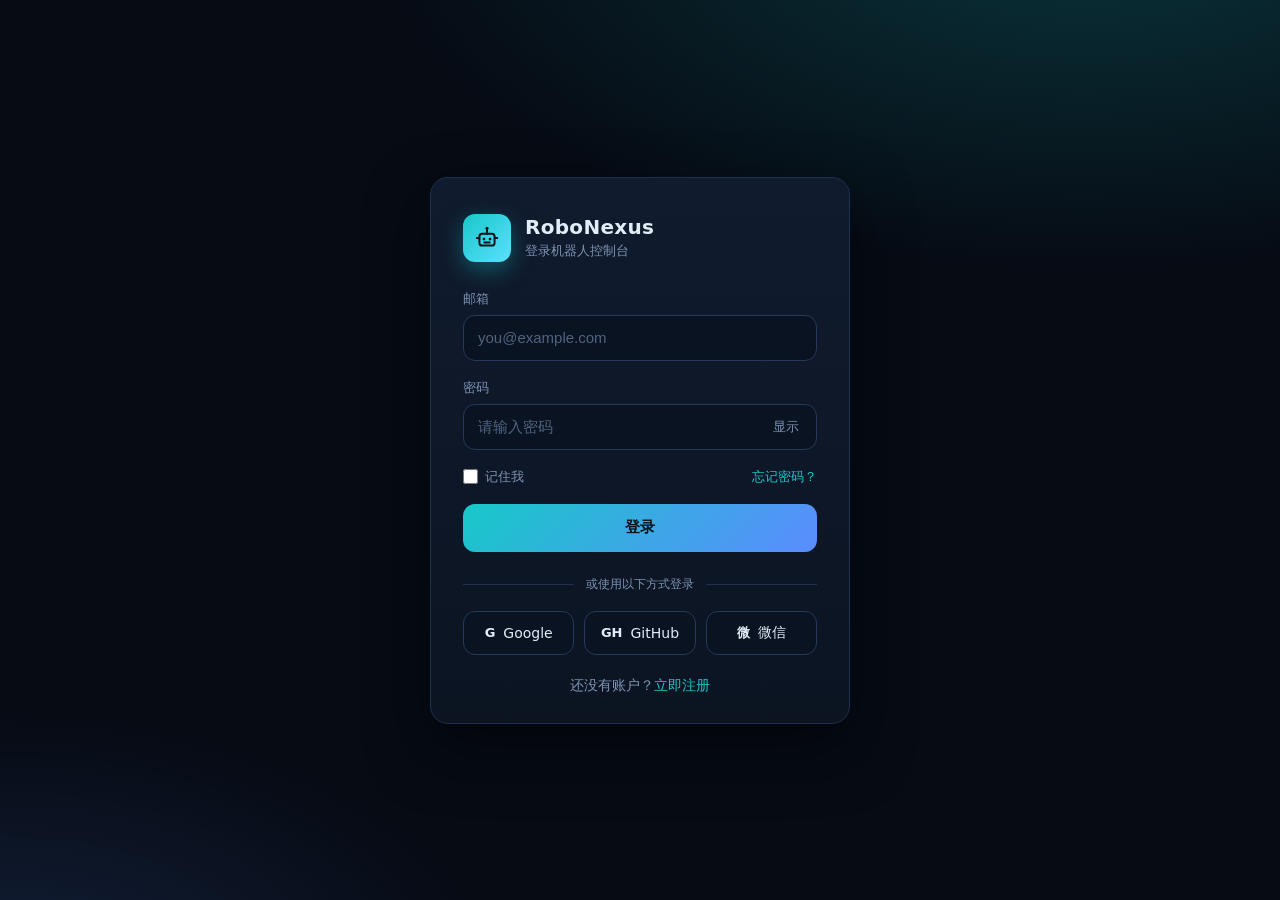
<file: index.html>
<!doctype html>
<html lang="zh-CN">
  <head>
    <meta charset="UTF-8" />
    <meta name="viewport" content="width=device-width, initial-scale=1.0" />
    <title>RoboNexus · 账户</title>
    <link rel="stylesheet" href="styles.css" />
  </head>
  <body>
    <div class="login-shell">
      <div class="login-card">
        <div class="brand">
          <span class="brand-mark" aria-hidden="true">
            <svg viewBox="0 0 24 24" width="26" height="26" fill="none" stroke="currentColor" stroke-width="1.8" stroke-linecap="round" stroke-linejoin="round">
              <rect x="5" y="8" width="14" height="11" rx="2.5" />
              <path d="M12 8V4" />
              <circle cx="12" cy="3" r="1.4" fill="currentColor" stroke="none" />
              <circle cx="9.2" cy="13" r="1.3" fill="currentColor" stroke="none" />
              <circle cx="14.8" cy="13" r="1.3" fill="currentColor" stroke="none" />
              <path d="M9.5 16.2h5" />
              <path d="M5 12H2.6" />
              <path d="M19 12h2.4" />
            </svg>
          </span>
          <div class="brand-text">
            <h1 id="page-title">RoboNexus</h1>
            <p id="page-subtitle">登录机器人控制台</p>
          </div>
        </div>

        <!-- 登录表单 -->
        <form id="login-form" class="auth-form" novalidate>
          <label class="field">
            <span class="field-label">邮箱</span>
            <input id="login-email" type="email" placeholder="you@example.com" autocomplete="email" />
            <span class="field-error" id="login-email-error"></span>
          </label>

          <label class="field">
            <span class="field-label">密码</span>
            <div class="pwd-wrap">
              <input id="login-password" type="password" placeholder="请输入密码" autocomplete="current-password" />
              <button type="button" class="pwd-toggle" data-target="login-password" aria-label="显示密码">显示</button>
            </div>
            <span class="field-error" id="login-password-error"></span>
          </label>

          <div class="form-row">
            <label class="remember"><input type="checkbox" id="remember" /><span>记住我</span></label>
            <a href="#" class="forgot-link" data-switch="forgot">忘记密码？</a>
          </div>

          <button type="submit" class="submit-btn">登录</button>
        </form>

        <!-- 注册表单 -->
        <form id="signup-form" class="auth-form" novalidate hidden>
          <label class="field">
            <span class="field-label">用户名</span>
            <input id="signup-name" type="text" placeholder="给自己起个名字" autocomplete="nickname" />
            <span class="field-error" id="signup-name-error"></span>
          </label>

          <label class="field">
            <span class="field-label">邮箱</span>
            <input id="signup-email" type="email" placeholder="you@example.com" autocomplete="email" />
            <span class="field-error" id="signup-email-error"></span>
          </label>

          <label class="field">
            <span class="field-label">密码</span>
            <div class="pwd-wrap">
              <input id="signup-password" type="password" placeholder="至少 6 位" autocomplete="new-password" />
              <button type="button" class="pwd-toggle" data-target="signup-password" aria-label="显示密码">显示</button>
            </div>
            <span class="field-error" id="signup-password-error"></span>
          </label>

          <label class="field">
            <span class="field-label">确认密码</span>
            <input id="signup-password2" type="password" placeholder="再次输入密码" autocomplete="new-password" />
            <span class="field-error" id="signup-password2-error"></span>
          </label>

          <label class="agree">
            <input type="checkbox" id="agree" />
            <span>我已阅读并同意<a href="#terms">服务条款</a>和<a href="#privacy">隐私政策</a></span>
          </label>
          <span class="field-error" id="agree-error"></span>

          <button type="submit" class="submit-btn">注册</button>
        </form>

        <!-- 找回密码表单 -->
        <form id="forgot-form" class="auth-form" novalidate hidden>
          <label class="field">
            <span class="field-label">邮箱</span>
            <input id="forgot-email" type="email" placeholder="you@example.com" autocomplete="email" />
            <span class="field-error" id="forgot-email-error"></span>
          </label>

          <button type="submit" class="submit-btn">发送重置链接</button>

          <p class="form-note" id="sent-note" hidden>
            如果该邮箱已注册，重置链接会发送到你的邮箱，请查收（含垃圾箱）。
          </p>
        </form>

        <!-- 验证码表单 (邮箱验证 / 2FA) -->
        <form id="verify-form" class="auth-form" novalidate hidden>
          <p class="form-note" id="verify-hint" style="margin-bottom: 16px;">
            验证码已发送至你的邮箱
          </p>
          <label class="field">
            <span class="field-label">6 位验证码</span>
            <input id="verify-code" type="text" inputmode="numeric" maxlength="6"
                   placeholder="------" autocomplete="one-time-code"
                   style="letter-spacing: 8px; text-align: center; font-size: 20px;" />
            <span class="field-error" id="verify-code-error"></span>
          </label>

          <button type="submit" class="submit-btn">验证并继续</button>

          <p class="signup-hint">
            没收到验证码？<a href="#" id="resend-code">重新发送</a>
          </p>
        </form>

        <!-- OAuth 第三方登录 (仅在登录模式显示) -->
        <div id="oauth-section">
          <div class="divider"><span>或使用以下方式登录</span></div>
          <div class="oauth-row">
            <button type="button" class="oauth-btn" data-provider="google">
              <span class="oauth-icon">G</span><span>Google</span>
            </button>
            <button type="button" class="oauth-btn" data-provider="github">
              <span class="oauth-icon">GH</span><span>GitHub</span>
            </button>
            <button type="button" class="oauth-btn" data-provider="wechat">
              <span class="oauth-icon">微</span><span>微信</span>
            </button>
          </div>
        </div>

        <!-- 页脚提示 -->
        <p class="signup-hint" id="footer-hint">
          还没有账户？<a href="#" data-switch="signup">立即注册</a>
        </p>
      </div>
    </div>

    <script src="api.js"></script>
    <script src="auth.js"></script>
  </body>
</html>
</file>
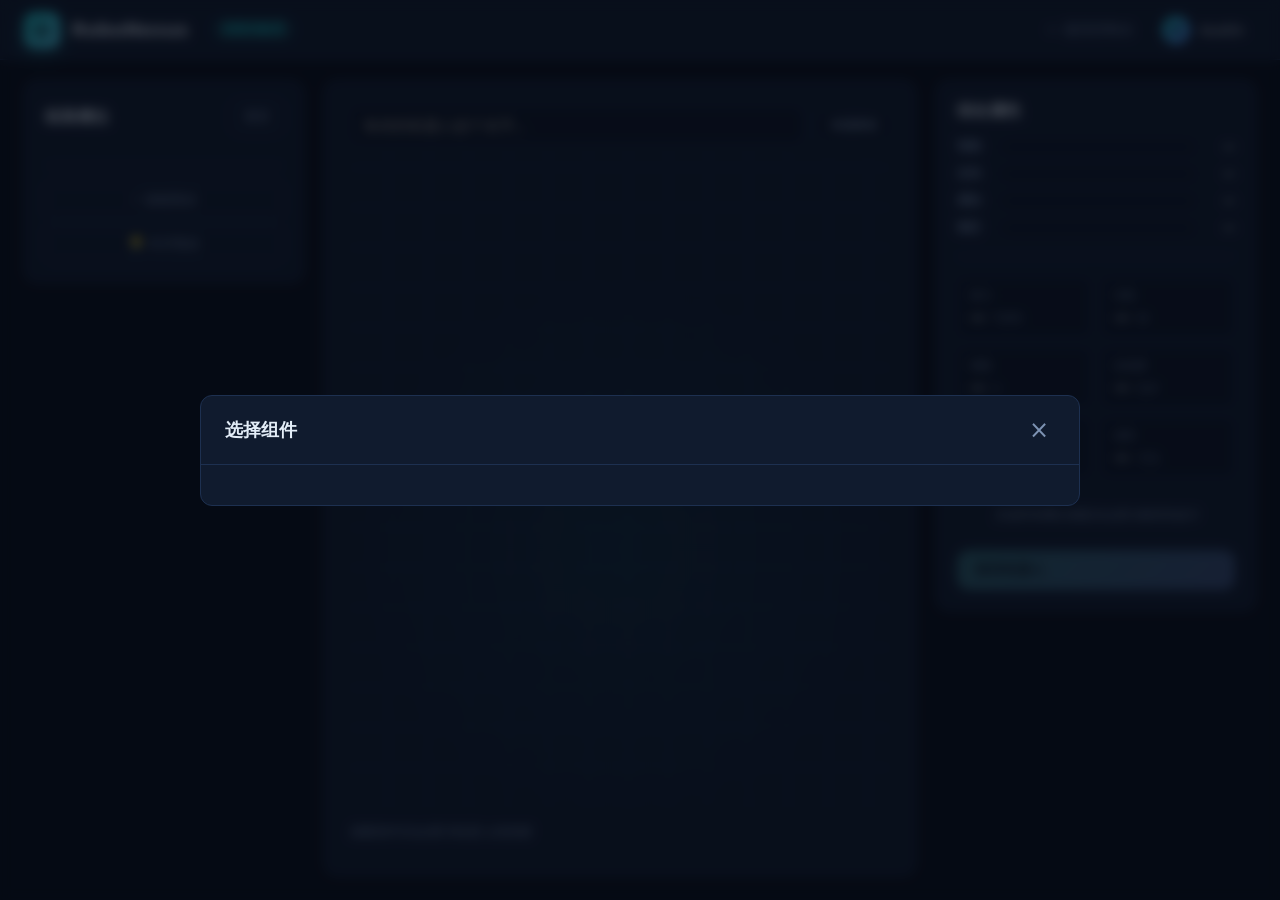
<file: builder.html>
<!doctype html>
<html lang="zh-CN">
  <head>
    <meta charset="UTF-8" />
    <meta name="viewport" content="width=device-width, initial-scale=1.0" />
    <title>RoboNexus · 组装实验室</title>
    <link rel="stylesheet" href="styles.css" />
    <link rel="stylesheet" href="dashboard.css" />
    <link rel="stylesheet" href="builder.css" />
  </head>
  <body class="dashboard-body">
    <!-- 顶部导航栏(复用 dashboard 同款) -->
    <header class="topbar">
      <div class="topbar-left">
        <span class="brand-mark-small" aria-hidden="true">
          <svg viewBox="0 0 24 24" width="22" height="22" fill="none" stroke="currentColor" stroke-width="1.8" stroke-linecap="round" stroke-linejoin="round">
            <rect x="5" y="8" width="14" height="11" rx="2.5" />
            <path d="M12 8V4" />
            <circle cx="12" cy="3" r="1.4" fill="currentColor" stroke="none" />
            <circle cx="9.2" cy="13" r="1.3" fill="currentColor" stroke="none" />
            <circle cx="14.8" cy="13" r="1.3" fill="currentColor" stroke="none" />
            <path d="M9.5 16.2h5" />
            <path d="M5 12H2.6" />
            <path d="M19 12h2.4" />
          </svg>
        </span>
        <span class="brand-name">RoboNexus</span>
        <span class="page-tag">组装实验室</span>
      </div>
      <div class="topbar-right">
        <a href="dashboard.html" class="topbar-link">← 返回控制台</a>
        <div class="user-menu">
          <button class="user-btn" id="user-btn">
            <span class="user-avatar">A</span>
            <span class="user-name">Austin</span>
          </button>
        </div>
      </div>
    </header>

    <!-- 三栏布局：左槽位 / 中机器人 / 右属性 -->
    <div class="builder-layout">

      <!-- 左侧：槽位列表 -->
      <aside class="slot-panel">
        <div class="panel-header">
          <h2>组装槽位</h2>
          <button class="btn-ghost" id="reset-btn" title="清空所有槽位">重置</button>
        </div>
        <div class="slot-list" id="slot-list">
          <!-- JS 渲染 -->
        </div>

        <div class="quick-actions">
          <button class="btn-ghost full" id="preset-flagship">⚡ 旗舰预设</button>
          <button class="btn-ghost full" id="preset-budget">💡 经济预设</button>
        </div>
      </aside>

      <!-- 中间：机器人可视化 + 槽位热区 -->
      <main class="robot-stage">
        <div class="stage-header">
          <input
            type="text" id="robot-name" class="robot-name-input"
            placeholder="给你的机器人起个名字..." maxlength="20"
          />
          <span class="robot-form-badge" id="robot-form-badge">未选形态</span>
        </div>

        <div class="robot-canvas" id="robot-canvas">
          <!-- 机器人 SVG 由 JS 根据形态渲染 -->
        </div>

        <div class="stage-footer">
          <div class="skill-tags" id="skill-tags">
            <span class="skill-empty">装配组件后会显示机器人的技能</span>
          </div>
        </div>
      </main>

      <!-- 右侧：属性面板 -->
      <aside class="stats-panel">
        <div class="panel-header">
          <h2>综合属性</h2>
        </div>

        <!-- 评分雷达(简化为四条评分) -->
        <div class="rating-block">
          <div class="rating-row">
            <span class="rating-label">智能</span>
            <div class="rating-bar"><div class="rating-fill" id="bar-intel"></div></div>
            <span class="rating-num" id="num-intel">—</span>
          </div>
          <div class="rating-row">
            <span class="rating-label">运动</span>
            <div class="rating-bar"><div class="rating-fill" id="bar-mobi"></div></div>
            <span class="rating-num" id="num-mobi">—</span>
          </div>
          <div class="rating-row">
            <span class="rating-label">感知</span>
            <div class="rating-bar"><div class="rating-fill" id="bar-perc"></div></div>
            <span class="rating-num" id="num-perc">—</span>
          </div>
          <div class="rating-row">
            <span class="rating-label">稳定</span>
            <div class="rating-bar"><div class="rating-fill" id="bar-stab"></div></div>
            <span class="rating-num" id="num-stab">—</span>
          </div>
        </div>

        <div class="metric-grid">
          <div class="metric-cell">
            <div class="metric-label">算力</div>
            <div class="metric-value"><span id="m-compute">—</span> <small>TOPS</small></div>
          </div>
          <div class="metric-cell">
            <div class="metric-label">功耗</div>
            <div class="metric-value"><span id="m-power">—</span> <small>W</small></div>
          </div>
          <div class="metric-cell">
            <div class="metric-label">续航</div>
            <div class="metric-value"><span id="m-runtime">—</span> <small>h</small></div>
          </div>
          <div class="metric-cell">
            <div class="metric-label">自由度</div>
            <div class="metric-value"><span id="m-dof">—</span> <small>DoF</small></div>
          </div>
          <div class="metric-cell">
            <div class="metric-label">重量</div>
            <div class="metric-value"><span id="m-weight">—</span> <small>kg</small></div>
          </div>
          <div class="metric-cell">
            <div class="metric-label">成本</div>
            <div class="metric-value"><span id="m-cost">—</span> <small>万元</small></div>
          </div>
        </div>

        <!-- 兼容性提示 -->
        <div class="issues-block" id="issues-block">
          <div class="issues-empty">完成所有槽位装配后会显示兼容性提示</div>
        </div>

        <button class="btn-primary full" id="save-build-btn" disabled>保存机器人</button>
      </aside>
    </div>

    <!-- 组件选择浮层 -->
    <div class="picker-overlay" id="picker-overlay" hidden>
      <div class="picker-modal">
        <div class="picker-header">
          <h3 id="picker-title">选择组件</h3>
          <button class="picker-close" id="picker-close" aria-label="关闭">×</button>
        </div>
        <div class="picker-body" id="picker-body">
          <!-- JS 渲染候选组件卡片 -->
        </div>
      </div>
    </div>

    <script src="api.js"></script>
    <script src="robot-parts.js"></script>
    <script src="builder.js"></script>
  </body>
</html>
</file>
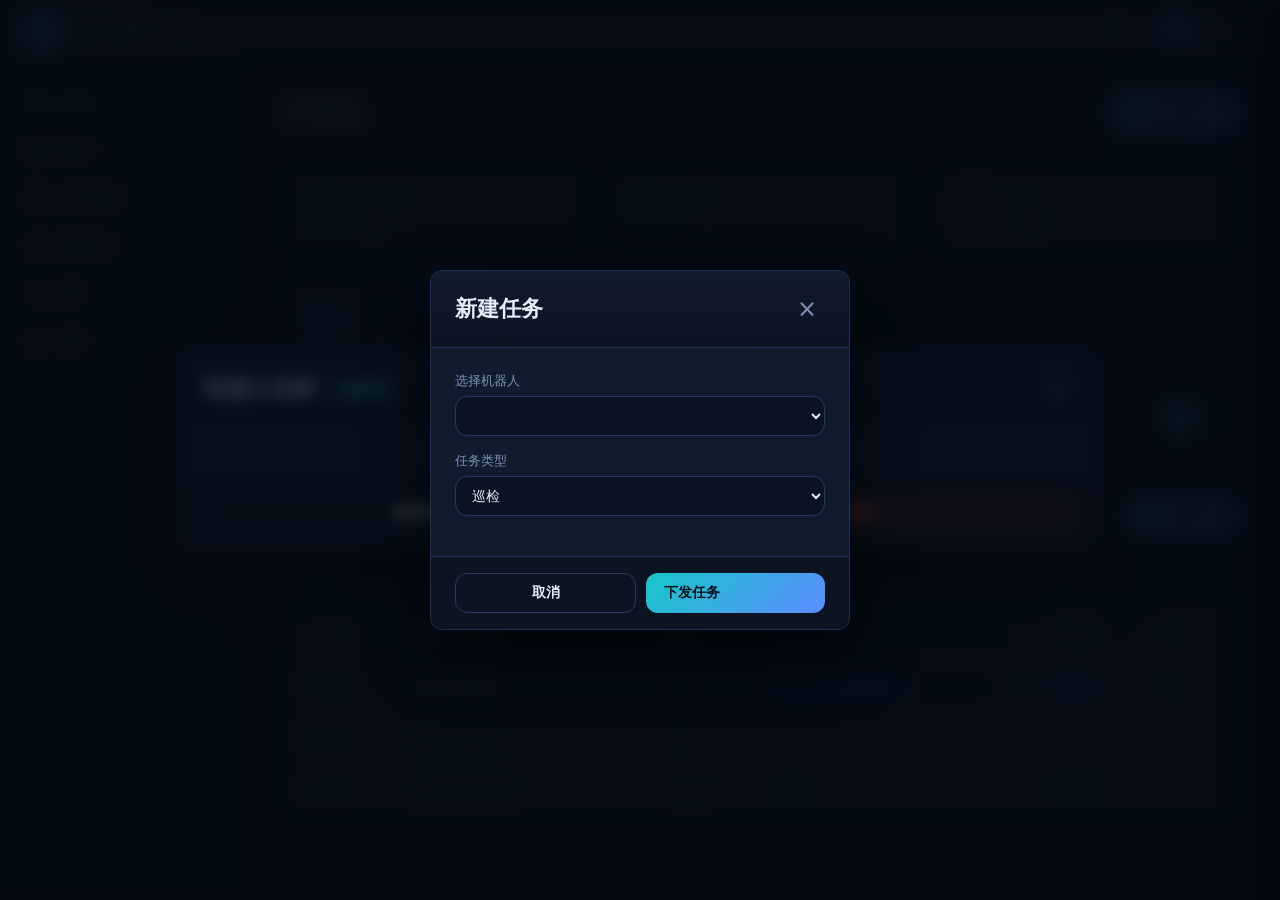
<file: dashboard.html>
<!doctype html>
<html lang="zh-CN">
  <head>
    <meta charset="UTF-8" />
    <meta name="viewport" content="width=device-width, initial-scale=1.0" />
    <title>RoboNexus · 控制台</title>
    <link rel="stylesheet" href="styles.css" />
    <link rel="stylesheet" href="dashboard.css" />
    <link rel="stylesheet" href="robot-detail.css" />
  </head>
  <body class="dashboard-body">
    <!-- 顶部导航栏 -->
    <header class="topbar">
      <div class="topbar-left">
        <span class="brand-mark-small" aria-hidden="true">
          <svg viewBox="0 0 24 24" width="22" height="22" fill="none" stroke="currentColor" stroke-width="1.8" stroke-linecap="round" stroke-linejoin="round">
            <rect x="5" y="8" width="14" height="11" rx="2.5" />
            <path d="M12 8V4" />
            <circle cx="12" cy="3" r="1.4" fill="currentColor" stroke="none" />
            <circle cx="9.2" cy="13" r="1.3" fill="currentColor" stroke="none" />
            <circle cx="14.8" cy="13" r="1.3" fill="currentColor" stroke="none" />
            <path d="M9.5 16.2h5" />
            <path d="M5 12H2.6" />
            <path d="M19 12h2.4" />
          </svg>
        </span>
        <span class="brand-name">RoboNexus</span>
      </div>
      <div class="topbar-right">
        <button class="topbar-btn" id="notifications-btn" aria-label="通知">
          <svg width="18" height="18" viewBox="0 0 24 24" fill="none" stroke="currentColor" stroke-width="2" stroke-linecap="round" stroke-linejoin="round">
            <path d="M18 8A6 6 0 0 0 6 8c0 7-3 9-3 9h18s-3-2-3-9" />
            <path d="M13.73 21a2 2 0 0 1-3.46 0" />
          </svg>
        </button>
        <div class="user-menu">
          <button class="user-btn" id="user-btn">
            <span class="user-avatar">A</span>
            <span class="user-name">Austin</span>
          </button>
        </div>
      </div>
    </header>

    <div class="dashboard-container">
      <!-- 侧边栏 -->
      <aside class="sidebar">
        <nav class="sidebar-nav">
          <a href="#" class="nav-item active">
            <svg width="18" height="18" viewBox="0 0 24 24" fill="none" stroke="currentColor" stroke-width="2">
              <rect x="3" y="3" width="7" height="7" />
              <rect x="14" y="3" width="7" height="7" />
              <rect x="14" y="14" width="7" height="7" />
              <rect x="3" y="14" width="7" height="7" />
            </svg>
            <span>仪表盘</span>
          </a>
          <a href="builder.html" class="nav-item">
            <svg width="18" height="18" viewBox="0 0 24 24" fill="none" stroke="currentColor" stroke-width="2">
              <rect x="2" y="7" width="20" height="14" rx="2" />
              <path d="M16 21V5a2 2 0 0 0-2-2h-4a2 2 0 0 0-2 2v16" />
            </svg>
            <span>机器人</span>
          </a>
          <a href="builder3d.html" class="nav-item">
            <svg width="18" height="18" viewBox="0 0 24 24" fill="none" stroke="currentColor" stroke-width="2">
              <path d="M21 16V8a2 2 0 0 0-1-1.73l-7-4a2 2 0 0 0-2 0l-7 4A2 2 0 0 0 3 8v8a2 2 0 0 0 1 1.73l7 4a2 2 0 0 0 2 0l7-4A2 2 0 0 0 21 16z" />
              <polyline points="3.27 6.96 12 12.01 20.73 6.96" />
              <line x1="12" y1="22.08" x2="12" y2="12" />
            </svg>
            <span>3D 实验室</span>
          </a>
          <a href="builder3d-advanced.html" class="nav-item">
            <svg width="18" height="18" viewBox="0 0 24 24" fill="none" stroke="currentColor" stroke-width="2">
              <path d="M14.7 6.3a1 1 0 0 0 0 1.4l1.6 1.6a1 1 0 0 0 1.4 0l3.77-3.77a6 6 0 0 1-7.94 7.94l-6.91 6.91a2.12 2.12 0 0 1-3-3l6.91-6.91a6 6 0 0 1 7.94-7.94l-3.76 3.76z" />
            </svg>
            <span>真实组装</span>
          </a>
          <a href="#" class="nav-item" id="nav-logs">
            <svg width="18" height="18" viewBox="0 0 24 24" fill="none" stroke="currentColor" stroke-width="2">
              <polyline points="22 12 18 12 15 21 9 3 6 12 2 12" />
            </svg>
            <span>监控</span>
          </a>
          <a href="#" class="nav-item">
            <svg width="18" height="18" viewBox="0 0 24 24" fill="none" stroke="currentColor" stroke-width="2">
              <circle cx="12" cy="12" r="3" />
              <path d="M12 1v6m0 6v6M5.2 5.2l4.2 4.2m5.2 5.2l4.2 4.2M1 12h6m6 0h6M5.2 18.8l4.2-4.2m5.2-5.2l4.2-4.2" />
            </svg>
            <span>设置</span>
          </a>
        </nav>
      </aside>

      <!-- 主内容区 -->
      <main class="main-content">
        <div class="page-header">
          <h1>仪表盘</h1>
          <button class="btn-primary" id="add-robot-btn">
            <svg width="16" height="16" viewBox="0 0 24 24" fill="none" stroke="currentColor" stroke-width="2.5">
              <line x1="12" y1="5" x2="12" y2="19" />
              <line x1="5" y1="12" x2="19" y2="12" />
            </svg>
            添加机器人
          </button>
        </div>

        <!-- 统计卡片 -->
        <div class="stats-grid">
          <div class="stat-card">
            <div class="stat-icon stat-icon-primary">
              <svg width="20" height="20" viewBox="0 0 24 24" fill="none" stroke="currentColor" stroke-width="2">
                <rect x="2" y="7" width="20" height="14" rx="2" />
                <path d="M16 21V5a2 2 0 0 0-2-2h-4a2 2 0 0 0-2 2v16" />
              </svg>
            </div>
            <div class="stat-content">
              <div class="stat-label">总机器人</div>
              <div class="stat-value" id="stat-total">—</div>
            </div>
          </div>

          <div class="stat-card">
            <div class="stat-icon stat-icon-success">
              <svg width="20" height="20" viewBox="0 0 24 24" fill="none" stroke="currentColor" stroke-width="2">
                <polyline points="20 6 9 17 4 12" />
              </svg>
            </div>
            <div class="stat-content">
              <div class="stat-label">在线</div>
              <div class="stat-value" id="stat-online">—</div>
            </div>
          </div>

          <div class="stat-card">
            <div class="stat-icon stat-icon-warning">
              <svg width="20" height="20" viewBox="0 0 24 24" fill="none" stroke="currentColor" stroke-width="2">
                <circle cx="12" cy="12" r="10" />
                <line x1="12" y1="8" x2="12" y2="12" />
                <line x1="12" y1="16" x2="12.01" y2="16" />
              </svg>
            </div>
            <div class="stat-content">
              <div class="stat-label">告警</div>
              <div class="stat-value" id="stat-alerts">—</div>
            </div>
          </div>

          <div class="stat-card">
            <div class="stat-icon stat-icon-info">
              <svg width="20" height="20" viewBox="0 0 24 24" fill="none" stroke="currentColor" stroke-width="2">
                <polyline points="22 12 18 12 15 21 9 3 6 12 2 12" />
              </svg>
            </div>
            <div class="stat-content">
              <div class="stat-label">任务执行</div>
              <div class="stat-value" id="stat-tasks">—</div>
            </div>
          </div>
        </div>

        <!-- 机器人列表 -->
        <div class="section">
          <div class="section-header">
            <h2>机器人列表</h2>
            <div class="view-toggle">
              <button class="toggle-btn active" data-view="grid">
                <svg width="16" height="16" viewBox="0 0 24 24" fill="currentColor">
                  <rect x="3" y="3" width="7" height="7" />
                  <rect x="14" y="3" width="7" height="7" />
                  <rect x="14" y="14" width="7" height="7" />
                  <rect x="3" y="14" width="7" height="7" />
                </svg>
              </button>
              <button class="toggle-btn" data-view="list">
                <svg width="16" height="16" viewBox="0 0 24 24" fill="none" stroke="currentColor" stroke-width="2">
                  <line x1="8" y1="6" x2="21" y2="6" />
                  <line x1="8" y1="12" x2="21" y2="12" />
                  <line x1="8" y1="18" x2="21" y2="18" />
                  <line x1="3" y1="6" x2="3.01" y2="6" />
                  <line x1="3" y1="12" x2="3.01" y2="12" />
                  <line x1="3" y1="18" x2="3.01" y2="18" />
                </svg>
              </button>
            </div>
          </div>

          <div class="robots-grid" id="robots-container">
            <!-- 机器人卡片将由 JS 动态生成 -->
          </div>
        </div>

        <!-- 任务调度 -->
        <div class="section">
          <div class="section-header">
            <h2>任务调度</h2>
            <button class="btn-primary" id="new-task-btn">
              <svg width="16" height="16" viewBox="0 0 24 24" fill="none" stroke="currentColor" stroke-width="2.5">
                <line x1="12" y1="5" x2="12" y2="19" />
                <line x1="5" y1="12" x2="19" y2="12" />
              </svg>
              新建任务
            </button>
          </div>
          <div class="task-table" id="task-container">
            <!-- 任务行由 JS 动态生成 -->
          </div>
        </div>
      </main>
    </div>

    <!-- 机器人详情模态框 -->
    <div class="detail-overlay" id="detail-overlay" hidden>
      <div class="detail-modal">
        <div class="detail-header">
          <div class="detail-title">
            <h2 id="detail-name">机器人名称</h2>
            <span class="detail-badge" id="detail-badge">未知形态</span>
          </div>
          <button class="detail-close" id="detail-close" aria-label="关闭">×</button>
        </div>
        <div class="detail-body" id="detail-body">
          <!-- JS 渲染 -->
        </div>
        <div class="detail-actions">
          <button class="btn-secondary" id="detail-edit">编辑配置</button>
          <button class="btn-danger" id="detail-delete">删除</button>
        </div>
      </div>
    </div>

    <!-- 新建任务模态框 -->
    <div class="detail-overlay" id="task-overlay" hidden>
      <div class="detail-modal" style="max-width: 420px;">
        <div class="detail-header">
          <div class="detail-title"><h2>新建任务</h2></div>
          <button class="detail-close" id="task-close" aria-label="关闭">×</button>
        </div>
        <div class="detail-body">
          <label class="task-field">
            <span>选择机器人</span>
            <select id="task-robot"></select>
          </label>
          <label class="task-field">
            <span>任务类型</span>
            <select id="task-type">
              <option value="巡检">巡检</option>
              <option value="搬运">搬运</option>
              <option value="清扫">清扫</option>
              <option value="数据采集">数据采集</option>
              <option value="充电">充电</option>
              <option value="远程升级">远程升级</option>
            </select>
          </label>
        </div>
        <div class="detail-actions">
          <button class="btn-secondary" id="task-cancel">取消</button>
          <button class="btn-primary" id="task-submit">下发任务</button>
        </div>
      </div>
    </div>

    <!-- 日志查询抽屉 -->
    <div class="log-drawer-overlay" id="log-overlay" hidden></div>
    <aside class="log-drawer" id="log-drawer" hidden>
      <div class="log-drawer-head">
        <h2>运行日志</h2>
        <button class="detail-close" id="log-close" aria-label="关闭">×</button>
      </div>
      <div class="log-filters">
        <select id="log-filter-robot"><option value="">全部机器人</option></select>
        <select id="log-filter-level">
          <option value="">全部级别</option>
          <option value="info">信息</option>
          <option value="warn">警告</option>
          <option value="error">错误</option>
        </select>
        <input type="text" id="log-filter-keyword" placeholder="搜索消息关键词…" />
      </div>
      <div class="log-list" id="log-list">
        <!-- 日志条目由 JS 渲染 -->
      </div>
    </aside>

    <script src="api.js"></script>
    <script src="realtime.js"></script>
    <script src="notifications.js"></script>
    <script src="robot-parts.js"></script>
    <script src="dashboard.js"></script>
    <script src="tasks.js"></script>
    <script src="logs.js"></script>
  </body>
</html>
</file>
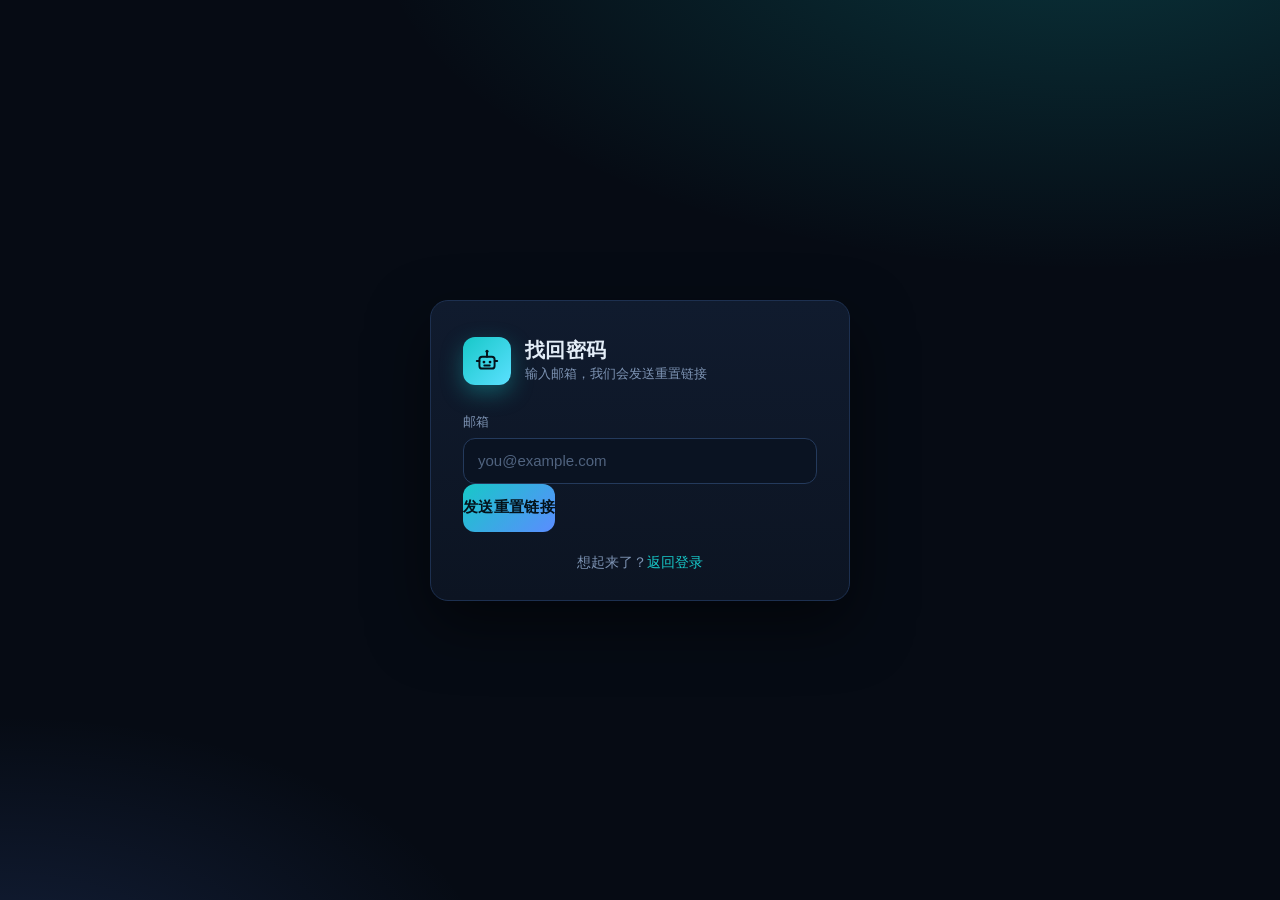
<file: forgot.html>
<!doctype html>
<html lang="zh-CN">
  <head>
    <meta charset="UTF-8" />
    <meta name="viewport" content="width=device-width, initial-scale=1.0" />
    <title>RoboNexus · 找回密码</title>
    <link rel="stylesheet" href="styles.css" />
  </head>
  <body>
    <div class="login-shell">
      <div class="login-card">
        <div class="brand">
          <span class="brand-mark" aria-hidden="true">
            <svg viewBox="0 0 24 24" width="26" height="26" fill="none" stroke="currentColor" stroke-width="1.8" stroke-linecap="round" stroke-linejoin="round">
              <rect x="5" y="8" width="14" height="11" rx="2.5" />
              <path d="M12 8V4" />
              <circle cx="12" cy="3" r="1.4" fill="currentColor" stroke="none" />
              <circle cx="9.2" cy="13" r="1.3" fill="currentColor" stroke="none" />
              <circle cx="14.8" cy="13" r="1.3" fill="currentColor" stroke="none" />
              <path d="M9.5 16.2h5" />
              <path d="M5 12H2.6" />
              <path d="M19 12h2.4" />
            </svg>
          </span>
          <div class="brand-text">
            <h1>找回密码</h1>
            <p>输入邮箱，我们会发送重置链接</p>
          </div>
        </div>

        <form id="forgot-form" novalidate>
          <label class="field">
            <span class="field-label">邮箱</span>
            <input
              id="email"
              type="email"
              placeholder="you@example.com"
              autocomplete="email"
            />
            <span class="field-error" id="email-error"></span>
          </label>

          <button type="submit" class="submit-btn" id="submit-btn">发送重置链接</button>
        </form>

        <p class="form-note" id="sent-note" hidden>
          如果该邮箱已注册，重置链接会发送到你的邮箱，请查收（含垃圾箱）。
        </p>

        <p class="signup-hint">
          想起来了？<a href="index.html">返回登录</a>
        </p>
      </div>
    </div>

    <script src="forgot.js"></script>
  </body>
</html>
</file>
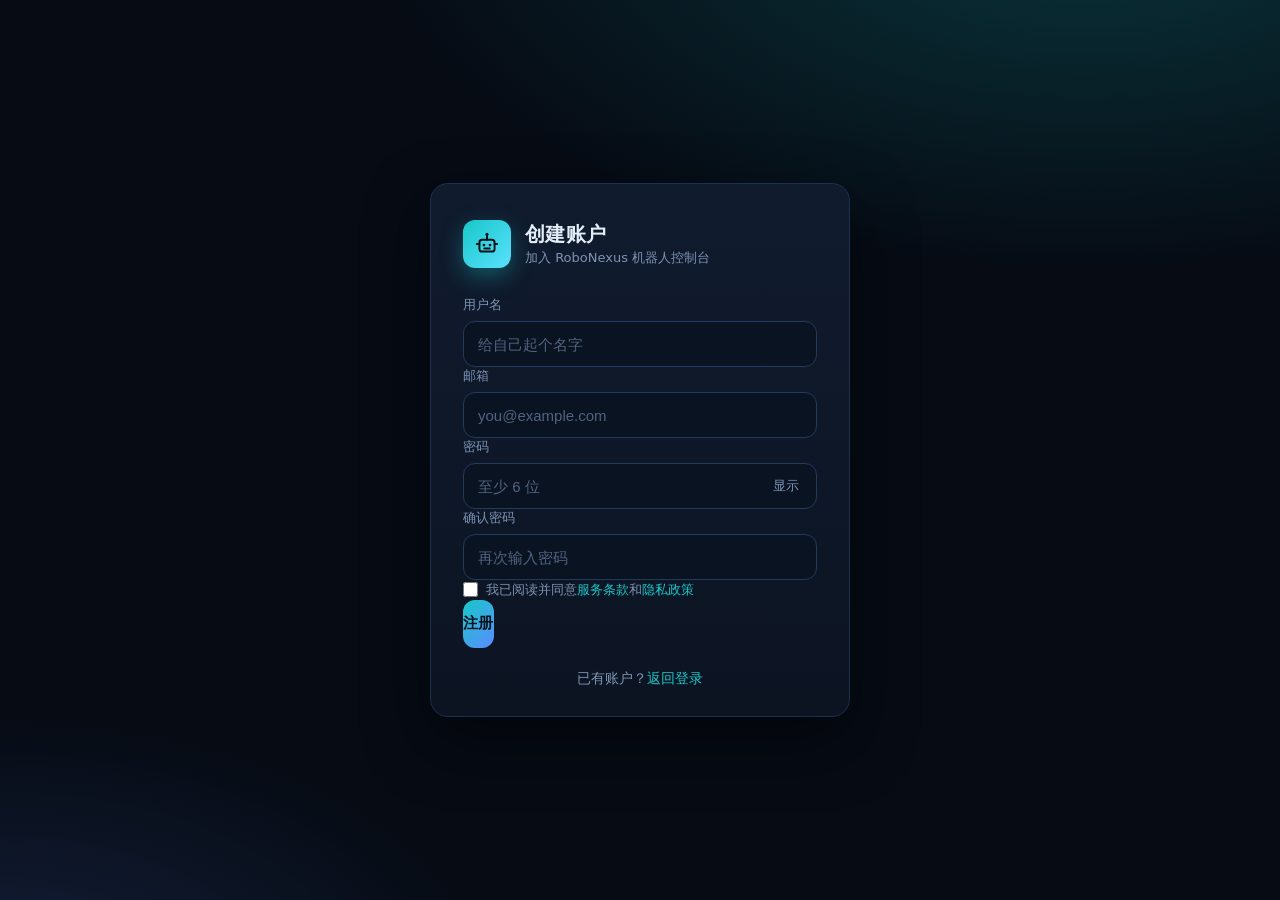
<file: signup.html>
<!doctype html>
<html lang="zh-CN">
  <head>
    <meta charset="UTF-8" />
    <meta name="viewport" content="width=device-width, initial-scale=1.0" />
    <title>RoboNexus · 注册</title>
    <link rel="stylesheet" href="styles.css" />
  </head>
  <body>
    <div class="login-shell">
      <div class="login-card">
        <div class="brand">
          <span class="brand-mark" aria-hidden="true">
            <svg viewBox="0 0 24 24" width="26" height="26" fill="none" stroke="currentColor" stroke-width="1.8" stroke-linecap="round" stroke-linejoin="round">
              <rect x="5" y="8" width="14" height="11" rx="2.5" />
              <path d="M12 8V4" />
              <circle cx="12" cy="3" r="1.4" fill="currentColor" stroke="none" />
              <circle cx="9.2" cy="13" r="1.3" fill="currentColor" stroke="none" />
              <circle cx="14.8" cy="13" r="1.3" fill="currentColor" stroke="none" />
              <path d="M9.5 16.2h5" />
              <path d="M5 12H2.6" />
              <path d="M19 12h2.4" />
            </svg>
          </span>
          <div class="brand-text">
            <h1>创建账户</h1>
            <p>加入 RoboNexus 机器人控制台</p>
          </div>
        </div>

        <form id="signup-form" novalidate>
          <label class="field">
            <span class="field-label">用户名</span>
            <input
              id="name"
              type="text"
              placeholder="给自己起个名字"
              autocomplete="nickname"
            />
            <span class="field-error" id="name-error"></span>
          </label>

          <label class="field">
            <span class="field-label">邮箱</span>
            <input
              id="email"
              type="email"
              placeholder="you@example.com"
              autocomplete="email"
            />
            <span class="field-error" id="email-error"></span>
          </label>

          <label class="field">
            <span class="field-label">密码</span>
            <div class="pwd-wrap">
              <input
                id="password"
                type="password"
                placeholder="至少 6 位"
                autocomplete="new-password"
              />
              <button type="button" class="pwd-toggle" id="pwd-toggle" aria-label="显示密码">
                显示
              </button>
            </div>
            <span class="field-error" id="password-error"></span>
          </label>

          <label class="field">
            <span class="field-label">确认密码</span>
            <input
              id="password2"
              type="password"
              placeholder="再次输入密码"
              autocomplete="new-password"
            />
            <span class="field-error" id="password2-error"></span>
          </label>

          <label class="agree">
            <input type="checkbox" id="agree" />
            <span>我已阅读并同意<a href="#terms">服务条款</a>和<a href="#privacy">隐私政策</a></span>
          </label>
          <span class="field-error" id="agree-error"></span>

          <button type="submit" class="submit-btn" id="submit-btn">注册</button>
        </form>

        <p class="signup-hint">
          已有账户？<a href="index.html">返回登录</a>
        </p>
      </div>
    </div>

    <script src="signup.js"></script>
  </body>
</html>
</file>
<file: styles.css>
:root {
  --bg: #060b14;
  --bg-soft: #0c1422;
  --card: #101b2e;
  --card-border: #1d3050;
  --text: #e3edf7;
  --text-dim: #7d93b3;
  --primary: #17c8c8;
  --primary-hover: #11a8a8;
  --accent: #5b8cff;
  --error: #ff5d5d;
  --field-bg: #0a1322;
  --field-border: #243a5c;
  --radius: 12px;
  --font: 'Segoe UI', 'PingFang SC', 'Microsoft YaHei', system-ui, sans-serif;
}

* {
  box-sizing: border-box;
  margin: 0;
  padding: 0;
}

html,
body {
  height: 100%;
}

body {
  font-family: var(--font);
  color: var(--text);
  background:
    radial-gradient(1200px 600px at 85% -10%, rgba(23, 200, 200, 0.22), transparent 60%),
    radial-gradient(900px 500px at 0% 110%, rgba(91, 140, 255, 0.16), transparent 55%),
    var(--bg);
  -webkit-font-smoothing: antialiased;
}

a {
  color: var(--primary);
  text-decoration: none;
}

a:hover {
  text-decoration: underline;
}

button {
  font-family: inherit;
  cursor: pointer;
}

.login-shell {
  min-height: 100%;
  display: flex;
  align-items: center;
  justify-content: center;
  padding: 24px;
}

.login-card {
  width: 100%;
  max-width: 420px;
  background: linear-gradient(180deg, var(--card), var(--bg-soft));
  border: 1px solid var(--card-border);
  border-radius: 18px;
  padding: 36px 32px 28px;
  box-shadow: 0 24px 60px rgba(0, 0, 0, 0.5);
}

.brand {
  display: flex;
  align-items: center;
  gap: 14px;
  margin-bottom: 28px;
}

.brand-mark {
  width: 48px;
  height: 48px;
  flex-shrink: 0;
  display: grid;
  place-items: center;
  border-radius: 12px;
  color: #04121a;
  background: linear-gradient(135deg, var(--primary), #5be0ff);
  box-shadow: 0 8px 22px rgba(23, 200, 200, 0.35);
}

.brand-text h1 {
  font-size: 20px;
  font-weight: 700;
  line-height: 1.2;
  letter-spacing: 0.3px;
}

.brand-text p {
  font-size: 13px;
  color: var(--text-dim);
  margin-top: 3px;
}

#login-form {
  display: flex;
  flex-direction: column;
  gap: 18px;
}

.field {
  display: flex;
  flex-direction: column;
  gap: 7px;
}

.field-label {
  font-size: 13px;
  color: var(--text-dim);
}

.field input {
  width: 100%;
  height: 46px;
  padding: 0 14px;
  border-radius: var(--radius);
  border: 1px solid var(--field-border);
  background: var(--field-bg);
  color: var(--text);
  font-size: 15px;
  outline: none;
  transition: border-color 0.15s, box-shadow 0.15s;
}

.field input::placeholder {
  color: #50637f;
}

.field input:focus {
  border-color: var(--primary);
  box-shadow: 0 0 0 3px rgba(23, 200, 200, 0.18);
}

.field input.invalid {
  border-color: var(--error);
}

.field-error {
  font-size: 12px;
  color: var(--error);
  min-height: 0;
}

.field-error:empty {
  display: none;
}

.pwd-wrap {
  position: relative;
}

.pwd-toggle {
  position: absolute;
  right: 8px;
  top: 50%;
  transform: translateY(-50%);
  height: 32px;
  padding: 0 10px;
  border: none;
  border-radius: 8px;
  background: transparent;
  color: var(--text-dim);
  font-size: 13px;
}

.pwd-toggle:hover {
  color: var(--text);
}

.form-row {
  display: flex;
  align-items: center;
  justify-content: space-between;
  font-size: 13px;
}

.remember {
  display: flex;
  align-items: center;
  gap: 7px;
  color: var(--text-dim);
  cursor: pointer;
}

.remember input {
  width: 15px;
  height: 15px;
  accent-color: var(--primary);
}

.submit-btn {
  height: 48px;
  border: none;
  border-radius: var(--radius);
  background: linear-gradient(135deg, var(--primary), var(--accent));
  color: #04121a;
  font-size: 15px;
  font-weight: 700;
  letter-spacing: 0.3px;
  transition: filter 0.15s, transform 0.05s;
}

.submit-btn:hover:not(:disabled) {
  filter: brightness(1.08);
}

.submit-btn:active:not(:disabled) {
  transform: translateY(1px);
}

.submit-btn:disabled {
  opacity: 0.6;
  cursor: not-allowed;
}

.divider {
  display: flex;
  align-items: center;
  text-align: center;
  margin: 24px 0 18px;
  color: var(--text-dim);
  font-size: 12px;
}

.divider::before,
.divider::after {
  content: '';
  flex: 1;
  height: 1px;
  background: var(--card-border);
}

.divider span {
  padding: 0 12px;
}

.oauth-row {
  display: flex;
  gap: 10px;
}

.oauth-btn {
  flex: 1;
  height: 44px;
  display: flex;
  align-items: center;
  justify-content: center;
  gap: 8px;
  border: 1px solid var(--field-border);
  border-radius: var(--radius);
  background: var(--field-bg);
  color: var(--text);
  font-size: 14px;
  transition: border-color 0.15s, background 0.15s;
}

.oauth-btn:hover {
  border-color: var(--primary);
  background: #0f1d30;
}

.oauth-icon {
  font-weight: 700;
  font-size: 13px;
}

.signup-hint {
  text-align: center;
  margin-top: 22px;
  font-size: 14px;
  color: var(--text-dim);
}

/* 注册页：服务条款勾选 */
.agree {
  display: flex;
  align-items: flex-start;
  gap: 8px;
  font-size: 13px;
  line-height: 1.5;
  color: var(--text-dim);
  cursor: pointer;
}

.agree input {
  width: 15px;
  height: 15px;
  margin-top: 2px;
  flex-shrink: 0;
  accent-color: var(--primary);
}

/* 忘记密码页：发送成功提示 */
.form-note {
  margin-top: 16px;
  padding: 12px 14px;
  border: 1px solid var(--card-border);
  border-radius: var(--radius);
  background: var(--field-bg);
  color: var(--text-dim);
  font-size: 13px;
  line-height: 1.5;
}

@media (max-width: 480px) {
  .login-card {
    padding: 28px 22px 24px;
  }

  .oauth-btn span:not(.oauth-icon) {
    display: none;
  }
}
</file>
<file: dashboard.css>
/* dashboard.css - 控制台专用样式 */

.dashboard-body {
  background: var(--bg);
  margin: 0;
  padding: 0;
}

/* 顶部导航栏 */
.topbar {
  position: fixed;
  top: 0;
  left: 0;
  right: 0;
  height: 60px;
  background: var(--card);
  border-bottom: 1px solid var(--card-border);
  display: flex;
  align-items: center;
  justify-content: space-between;
  padding: 0 24px;
  z-index: 100;
}

.topbar-left {
  display: flex;
  align-items: center;
  gap: 12px;
}

.brand-mark-small {
  width: 36px;
  height: 36px;
  display: grid;
  place-items: center;
  border-radius: 10px;
  color: #04121a;
  background: linear-gradient(135deg, var(--primary), #5be0ff);
  box-shadow: 0 6px 18px rgba(23, 200, 200, 0.3);
}

.brand-name {
  font-size: 18px;
  font-weight: 700;
  letter-spacing: 0.3px;
}

.topbar-right {
  display: flex;
  align-items: center;
  gap: 16px;
}

.topbar-btn {
  width: 38px;
  height: 38px;
  display: grid;
  place-items: center;
  border: none;
  border-radius: 10px;
  background: transparent;
  color: var(--text-dim);
  cursor: pointer;
  transition: background 0.15s, color 0.15s;
}

.topbar-btn:hover {
  background: var(--field-bg);
  color: var(--text);
}

.user-btn {
  display: flex;
  align-items: center;
  gap: 10px;
  height: 38px;
  padding: 0 12px;
  border: none;
  border-radius: 10px;
  background: transparent;
  color: var(--text);
  cursor: pointer;
  transition: background 0.15s;
}

.user-btn:hover {
  background: var(--field-bg);
}

.user-avatar {
  width: 28px;
  height: 28px;
  display: grid;
  place-items: center;
  border-radius: 50%;
  background: linear-gradient(135deg, var(--primary), var(--accent));
  color: #04121a;
  font-size: 13px;
  font-weight: 700;
}

.user-name {
  font-size: 14px;
  font-weight: 500;
}

/* 布局容器 */
.dashboard-container {
  display: flex;
  padding-top: 60px;
  min-height: 100vh;
}

/* 侧边栏 */
.sidebar {
  position: fixed;
  left: 0;
  top: 60px;
  bottom: 0;
  width: 240px;
  background: var(--bg-soft);
  border-right: 1px solid var(--card-border);
  padding: 20px 0;
  overflow-y: auto;
}

.sidebar-nav {
  display: flex;
  flex-direction: column;
  gap: 4px;
  padding: 0 12px;
}

.nav-item {
  display: flex;
  align-items: center;
  gap: 12px;
  height: 44px;
  padding: 0 14px;
  border-radius: var(--radius);
  color: var(--text-dim);
  text-decoration: none;
  font-size: 14px;
  font-weight: 500;
  transition: background 0.15s, color 0.15s;
}

.nav-item:hover {
  background: var(--field-bg);
  color: var(--text);
}

.nav-item.active {
  background: var(--field-bg);
  color: var(--primary);
}

/* 主内容区 */
.main-content {
  margin-left: 240px;
  flex: 1;
  padding: 32px 40px;
}

.page-header {
  display: flex;
  align-items: center;
  justify-content: space-between;
  margin-bottom: 32px;
}

.page-header h1 {
  font-size: 28px;
  font-weight: 700;
}

.btn-primary {
  display: flex;
  align-items: center;
  gap: 8px;
  height: 40px;
  padding: 0 18px;
  border: none;
  border-radius: var(--radius);
  background: linear-gradient(135deg, var(--primary), var(--accent));
  color: #04121a;
  font-size: 14px;
  font-weight: 700;
  cursor: pointer;
  transition: filter 0.15s, transform 0.05s;
}

.btn-primary:hover {
  filter: brightness(1.08);
}

.btn-primary:active {
  transform: translateY(1px);
}

/* 统计卡片 */
.stats-grid {
  display: grid;
  grid-template-columns: repeat(auto-fit, minmax(240px, 1fr));
  gap: 20px;
  margin-bottom: 32px;
}

.stat-card {
  display: flex;
  align-items: center;
  gap: 16px;
  padding: 20px;
  background: var(--card);
  border: 1px solid var(--card-border);
  border-radius: var(--radius);
}

.stat-icon {
  width: 48px;
  height: 48px;
  display: grid;
  place-items: center;
  border-radius: 12px;
  flex-shrink: 0;
}

.stat-icon-primary {
  background: rgba(23, 200, 200, 0.15);
  color: var(--primary);
}

.stat-icon-success {
  background: rgba(52, 211, 153, 0.15);
  color: #34d399;
}

.stat-icon-warning {
  background: rgba(251, 191, 36, 0.15);
  color: #fbbf24;
}

.stat-icon-info {
  background: rgba(91, 140, 255, 0.15);
  color: var(--accent);
}

.stat-content {
  flex: 1;
}

.stat-label {
  font-size: 13px;
  color: var(--text-dim);
  margin-bottom: 4px;
}

.stat-value {
  font-size: 28px;
  font-weight: 700;
  line-height: 1;
}

/* 区域 */
.section {
  margin-bottom: 40px;
}

.section-header {
  display: flex;
  align-items: center;
  justify-content: space-between;
  margin-bottom: 20px;
}

.section-header h2 {
  font-size: 20px;
  font-weight: 700;
}

.view-toggle {
  display: flex;
  gap: 6px;
}

.toggle-btn {
  width: 36px;
  height: 36px;
  display: grid;
  place-items: center;
  border: 1px solid var(--field-border);
  border-radius: 8px;
  background: transparent;
  color: var(--text-dim);
  cursor: pointer;
  transition: border-color 0.15s, background 0.15s, color 0.15s;
}

.toggle-btn:hover {
  border-color: var(--primary);
  color: var(--text);
}

.toggle-btn.active {
  background: var(--primary);
  border-color: var(--primary);
  color: #04121a;
}

/* 机器人网格 */
.robots-grid {
  display: grid;
  grid-template-columns: repeat(auto-fill, minmax(280px, 1fr));
  gap: 20px;
}

.robot-card {
  background: var(--card);
  border: 1px solid var(--card-border);
  border-radius: var(--radius);
  padding: 20px;
  transition: border-color 0.15s, box-shadow 0.15s, transform 0.2s;
  cursor: pointer;
}

.robot-card:hover {
  border-color: var(--primary);
  box-shadow: 0 8px 24px rgba(23, 200, 200, 0.15);
  transform: translateY(-2px);
}

/* ===== 列表视图 ===== */
.robots-grid.list-view {
  grid-template-columns: 1fr;
  gap: 10px;
}

.robots-grid.list-view .robot-card {
  display: flex;
  align-items: center;
  gap: 24px;
  padding: 14px 20px;
}

.robots-grid.list-view .robot-card:hover {
  transform: translateX(2px);
}

.robots-grid.list-view .robot-header {
  margin-bottom: 0;
  flex: 0 0 240px;
  align-items: center;
}

.robots-grid.list-view .robot-meta {
  flex: 1;
  flex-direction: row;
  flex-wrap: wrap;
  gap: 24px;
  padding-top: 0;
  border-top: none;
}

.robots-grid.list-view .meta-row {
  flex-direction: column;
  gap: 2px;
  min-width: 70px;
}

@media (max-width: 768px) {
  .robots-grid.list-view .robot-card {
    flex-direction: column;
    align-items: stretch;
    gap: 12px;
  }

  .robots-grid.list-view .robot-header {
    flex-basis: auto;
  }

  .robots-grid.list-view .robot-meta {
    border-top: 1px solid var(--card-border);
    padding-top: 12px;
  }
}

.robot-header {
  display: flex;
  align-items: flex-start;
  justify-content: space-between;
  margin-bottom: 16px;
}

.robot-info h3 {
  font-size: 16px;
  font-weight: 600;
  margin-bottom: 4px;
}

.robot-id {
  font-size: 12px;
  color: var(--text-dim);
  font-family: 'SF Mono', 'Consolas', monospace;
}

.robot-status {
  display: flex;
  align-items: center;
  gap: 6px;
  padding: 4px 10px;
  border-radius: 6px;
  font-size: 12px;
  font-weight: 600;
}

.robot-status.online {
  background: rgba(52, 211, 153, 0.15);
  color: #34d399;
}

.robot-status.offline {
  background: rgba(148, 163, 184, 0.15);
  color: #94a3b8;
}

.robot-status.error {
  background: rgba(239, 68, 68, 0.15);
  color: #ef4444;
}

.status-dot {
  width: 6px;
  height: 6px;
  border-radius: 50%;
  background: currentColor;
}

.robot-meta {
  display: flex;
  flex-direction: column;
  gap: 8px;
  padding-top: 16px;
  border-top: 1px solid var(--card-border);
}

.meta-row {
  display: flex;
  justify-content: space-between;
  font-size: 13px;
}

.meta-label {
  color: var(--text-dim);
}

.meta-value {
  font-weight: 500;
}

/* 实时更新高亮:数值/状态变化时短暂发光 */
@keyframes rt-flash {
  0% {
    box-shadow: 0 0 0 0 rgba(23, 200, 200, 0.5);
    border-color: var(--primary);
  }
  100% {
    box-shadow: 0 0 0 6px rgba(23, 200, 200, 0);
    border-color: var(--card-border);
  }
}

.robot-card.rt-flash {
  animation: rt-flash 0.9s ease-out;
}

/* ===== 通知中心 ===== */
.notif-badge {
  position: absolute;
  top: 2px;
  right: 2px;
  min-width: 16px;
  height: 16px;
  padding: 0 4px;
  border-radius: 8px;
  background: #ef4444;
  color: #fff;
  font-size: 10px;
  font-weight: 700;
  line-height: 16px;
  text-align: center;
  box-shadow: 0 0 0 2px var(--card);
}

@keyframes bell-shake {
  0%, 100% { transform: rotate(0); }
  20% { transform: rotate(-12deg); }
  40% { transform: rotate(10deg); }
  60% { transform: rotate(-6deg); }
  80% { transform: rotate(4deg); }
}

.topbar-btn.bell-shake {
  animation: bell-shake 0.5s ease;
}

.notif-panel {
  position: fixed;
  width: 340px;
  max-height: 460px;
  overflow: hidden;
  display: flex;
  flex-direction: column;
  background: var(--card);
  border: 1px solid var(--card-border);
  border-radius: 12px;
  box-shadow: 0 12px 40px rgba(0, 0, 0, 0.4);
  z-index: 200;
  animation: notif-pop 0.15s ease-out;
}

@keyframes notif-pop {
  from { opacity: 0; transform: translateY(-6px); }
  to { opacity: 1; transform: translateY(0); }
}

.notif-head {
  display: flex;
  align-items: center;
  justify-content: space-between;
  padding: 14px 16px;
  border-bottom: 1px solid var(--card-border);
}

.notif-title {
  font-size: 15px;
  font-weight: 700;
}

.notif-head-actions {
  display: flex;
  gap: 12px;
}

.notif-link {
  border: none;
  background: none;
  color: var(--text-dim);
  font-size: 12px;
  cursor: pointer;
  transition: color 0.15s;
}

.notif-link:hover {
  color: var(--primary);
}

.notif-list {
  overflow-y: auto;
}

.notif-item {
  display: flex;
  gap: 10px;
  padding: 12px 16px;
  border-bottom: 1px solid var(--card-border);
  cursor: pointer;
  transition: background 0.15s;
}

.notif-item:hover {
  background: var(--field-bg);
}

.notif-item.unread {
  background: rgba(23, 200, 200, 0.06);
}

.notif-dot {
  width: 8px;
  height: 8px;
  border-radius: 50%;
  margin-top: 5px;
  flex-shrink: 0;
}

.notif-content {
  flex: 1;
  min-width: 0;
}

.notif-msg {
  font-size: 12px;
  color: var(--text-dim);
  margin-bottom: 2px;
}

.notif-level {
  font-weight: 700;
}

.notif-text {
  font-size: 13px;
  color: var(--text);
  margin-bottom: 4px;
}

.notif-time {
  font-size: 11px;
  color: var(--text-dim);
}

.notif-empty {
  padding: 40px 20px;
  text-align: center;
  color: var(--text-dim);
  font-size: 14px;
}

/* ===== 用户下拉菜单 ===== */
.user-menu {
  position: relative;
}

.user-dropdown {
  position: absolute;
  top: calc(100% + 8px);
  right: 0;
  width: 220px;
  background: var(--card);
  border: 1px solid var(--card-border);
  border-radius: 12px;
  box-shadow: 0 12px 40px rgba(0, 0, 0, 0.4);
  z-index: 200;
  overflow: hidden;
  animation: notif-pop 0.15s ease-out;
}

.user-dropdown-head {
  display: flex;
  align-items: center;
  gap: 10px;
  padding: 14px 16px;
  border-bottom: 1px solid var(--card-border);
}

.user-dropdown-avatar {
  width: 36px;
  height: 36px;
  display: grid;
  place-items: center;
  border-radius: 50%;
  background: linear-gradient(135deg, var(--primary), var(--accent));
  color: #04121a;
  font-size: 15px;
  font-weight: 700;
  flex-shrink: 0;
}

.user-dropdown-info {
  min-width: 0;
}

.user-dropdown-name {
  font-size: 14px;
  font-weight: 600;
  white-space: nowrap;
  overflow: hidden;
  text-overflow: ellipsis;
}

.user-dropdown-email {
  font-size: 12px;
  color: var(--text-dim);
  white-space: nowrap;
  overflow: hidden;
  text-overflow: ellipsis;
}

.user-dropdown-menu {
  padding: 6px;
}

.user-dropdown-item {
  display: flex;
  align-items: center;
  gap: 10px;
  width: 100%;
  padding: 10px 12px;
  border: none;
  border-radius: 8px;
  background: none;
  color: var(--text);
  font-size: 14px;
  text-align: left;
  cursor: pointer;
  transition: background 0.15s;
}

.user-dropdown-item:hover {
  background: var(--field-bg);
}

.user-dropdown-item.danger {
  color: #ef4444;
}

.user-dropdown-item.danger:hover {
  background: rgba(239, 68, 68, 0.1);
}

.user-dropdown-divider {
  height: 1px;
  background: var(--card-border);
  margin: 4px 0;
}

/* ===== 任务调度表 ===== */
.task-table {
  background: var(--card);
  border: 1px solid var(--card-border);
  border-radius: var(--radius);
  overflow: hidden;
}

.task-row {
  display: grid;
  grid-template-columns: 100px 1.4fr 90px 1.6fr 90px 70px;
  align-items: center;
  gap: 12px;
  padding: 14px 20px;
  border-bottom: 1px solid var(--card-border);
  font-size: 13px;
}

.task-row:last-child {
  border-bottom: none;
}

.task-head {
  background: var(--bg-soft);
  color: var(--text-dim);
  font-size: 12px;
  font-weight: 600;
  text-transform: uppercase;
  letter-spacing: 0.3px;
}

.task-id {
  font-family: 'SF Mono', 'Consolas', monospace;
  color: var(--text-dim);
}

.task-robot-name {
  font-weight: 600;
  white-space: nowrap;
  overflow: hidden;
  text-overflow: ellipsis;
}

.task-type-tag {
  display: inline-block;
  padding: 2px 8px;
  border-radius: 6px;
  background: var(--field-bg);
  font-size: 12px;
}

.task-progress-cell {
  display: flex;
  align-items: center;
  gap: 10px;
}

.task-bar {
  flex: 1;
  height: 6px;
  border-radius: 3px;
  background: var(--field-bg);
  overflow: hidden;
}

.task-bar-fill {
  height: 100%;
  border-radius: 3px;
  transition: width 0.4s ease;
}

.task-progress-num {
  font-size: 12px;
  color: var(--text-dim);
  min-width: 34px;
  text-align: right;
}

.task-status {
  display: inline-block;
  padding: 3px 10px;
  border-radius: 6px;
  font-size: 12px;
  font-weight: 600;
}

.task-cancel-btn {
  border: 1px solid var(--field-border);
  background: transparent;
  color: var(--text-dim);
  border-radius: 6px;
  padding: 4px 10px;
  font-size: 12px;
  cursor: pointer;
  transition: border-color 0.15s, color 0.15s;
}

.task-cancel-btn:hover {
  border-color: #ef4444;
  color: #ef4444;
}

.task-empty {
  padding: 40px 20px;
  text-align: center;
  color: var(--text-dim);
  font-size: 14px;
}

.task-field {
  display: block;
  margin-bottom: 16px;
}

.task-field span {
  display: block;
  font-size: 13px;
  color: var(--text-dim);
  margin-bottom: 6px;
}

.task-field select {
  width: 100%;
  height: 40px;
  padding: 0 12px;
  border: 1px solid var(--field-border);
  border-radius: var(--radius);
  background: var(--field-bg);
  color: var(--text);
  font-size: 14px;
}

@media (max-width: 768px) {
  .task-row {
    grid-template-columns: 1fr 1fr;
    gap: 8px;
  }

  .task-head {
    display: none;
  }
}

/* ===== 日志查询抽屉 ===== */
.log-drawer-overlay {
  position: fixed;
  inset: 0;
  background: rgba(0, 0, 0, 0.5);
  z-index: 300;
}

.log-drawer {
  position: fixed;
  top: 0;
  right: 0;
  bottom: 0;
  width: 520px;
  max-width: 92vw;
  background: var(--card);
  border-left: 1px solid var(--card-border);
  box-shadow: -12px 0 40px rgba(0, 0, 0, 0.4);
  z-index: 301;
  display: flex;
  flex-direction: column;
  transform: translateX(100%);
  transition: transform 0.25s ease;
}

.log-drawer.open {
  transform: translateX(0);
}

.log-drawer-head {
  display: flex;
  align-items: center;
  justify-content: space-between;
  padding: 18px 20px;
  border-bottom: 1px solid var(--card-border);
}

.log-drawer-head h2 {
  font-size: 18px;
  font-weight: 700;
}

.log-filters {
  display: flex;
  gap: 10px;
  padding: 14px 20px;
  border-bottom: 1px solid var(--card-border);
  flex-wrap: wrap;
}

.log-filters select,
.log-filters input {
  height: 36px;
  padding: 0 10px;
  border: 1px solid var(--field-border);
  border-radius: 8px;
  background: var(--field-bg);
  color: var(--text);
  font-size: 13px;
}

.log-filters select {
  flex: 0 0 auto;
}

.log-filters input {
  flex: 1;
  min-width: 120px;
}

.log-list {
  flex: 1;
  overflow-y: auto;
  padding: 8px 0;
}

.log-entry {
  display: grid;
  grid-template-columns: 120px 52px 110px 1fr;
  gap: 10px;
  align-items: baseline;
  padding: 10px 20px;
  border-bottom: 1px solid var(--card-border);
  font-size: 13px;
}

.log-entry:hover {
  background: var(--field-bg);
}

.log-time {
  font-family: 'SF Mono', 'Consolas', monospace;
  font-size: 12px;
  color: var(--text-dim);
}

.log-level {
  font-size: 11px;
  font-weight: 700;
  text-align: center;
  border: 1px solid;
  border-radius: 5px;
  padding: 1px 0;
}

.log-robot {
  color: var(--text-dim);
  white-space: nowrap;
  overflow: hidden;
  text-overflow: ellipsis;
}

.log-msg {
  color: var(--text);
}

.log-empty {
  padding: 50px 20px;
  text-align: center;
  color: var(--text-dim);
}

@media (max-width: 768px) {
  .log-entry {
    grid-template-columns: 1fr;
    gap: 4px;
  }
}

@media (max-width: 768px) {
  .sidebar {
    width: 70px;
  }

  .main-content {
    margin-left: 70px;
    padding: 24px 20px;
  }

  .nav-item span {
    display: none;
  }

  .brand-name,
  .user-name {
    display: none;
  }

  .stats-grid {
    grid-template-columns: 1fr;
  }
}
</file>
<file: builder.css>
/* builder.css — 机器人组装实验室专用样式 */

.page-tag {
  margin-left: 12px;
  padding: 3px 10px;
  font-size: 12px;
  border-radius: 999px;
  background: rgba(23, 200, 200, 0.15);
  color: var(--primary);
  font-weight: 600;
  letter-spacing: 0.3px;
}

.topbar-link {
  color: var(--text-dim);
  font-size: 14px;
  text-decoration: none;
  transition: color 0.15s;
}

.topbar-link:hover {
  color: var(--text);
}

/* ===== 三栏布局 ===== */
.builder-layout {
  display: grid;
  grid-template-columns: 280px 1fr 320px;
  gap: 20px;
  padding: 80px 24px 24px;
  min-height: 100vh;
  max-width: 1600px;
  margin: 0 auto;
}

.slot-panel,
.stats-panel {
  background: var(--card);
  border: 1px solid var(--card-border);
  border-radius: var(--radius);
  padding: 20px;
  height: fit-content;
  position: sticky;
  top: 80px;
}

.panel-header {
  display: flex;
  align-items: center;
  justify-content: space-between;
  margin-bottom: 16px;
}

.panel-header h2 {
  font-size: 16px;
  font-weight: 700;
}

.btn-ghost {
  height: 32px;
  padding: 0 12px;
  border: 1px solid var(--field-border);
  border-radius: 8px;
  background: transparent;
  color: var(--text-dim);
  font-size: 13px;
  cursor: pointer;
  transition: border-color 0.15s, color 0.15s;
}

.btn-ghost:hover {
  border-color: var(--primary);
  color: var(--text);
}

.btn-ghost.full {
  width: 100%;
  height: 36px;
}

/* ===== 槽位列表 ===== */
.slot-list {
  display: flex;
  flex-direction: column;
  gap: 10px;
}

.slot-item {
  display: flex;
  align-items: center;
  gap: 12px;
  padding: 12px;
  border: 1px dashed var(--field-border);
  border-radius: var(--radius);
  background: var(--field-bg);
  cursor: pointer;
  transition: border-color 0.15s, background 0.15s;
}

.slot-item:hover {
  border-color: var(--primary);
  background: #0f1d30;
}

.slot-item.filled {
  border-style: solid;
  border-color: var(--primary);
  background: rgba(23, 200, 200, 0.08);
}

.slot-icon {
  font-size: 22px;
  width: 36px;
  height: 36px;
  display: grid;
  place-items: center;
  flex-shrink: 0;
}

.slot-info {
  flex: 1;
  min-width: 0;
}

.slot-name {
  font-size: 13px;
  color: var(--text-dim);
  margin-bottom: 2px;
}

.slot-value {
  font-size: 14px;
  font-weight: 600;
  color: var(--text);
  overflow: hidden;
  text-overflow: ellipsis;
  white-space: nowrap;
}

.slot-empty {
  color: var(--text-dim);
  font-weight: 400;
  font-style: italic;
}

.slot-tier {
  margin-left: auto;
  padding: 2px 8px;
  font-size: 10px;
  border-radius: 4px;
  font-weight: 700;
  flex-shrink: 0;
}

.tier-flagship { background: linear-gradient(135deg, #f59e0b, #ef4444); color: #fff; }
.tier-high     { background: rgba(91, 140, 255, 0.2); color: var(--accent); }
.tier-mid      { background: rgba(148, 163, 184, 0.2); color: #94a3b8; }
.tier-basic    { background: rgba(75, 85, 99, 0.3); color: #9ca3af; }

.quick-actions {
  margin-top: 16px;
  padding-top: 16px;
  border-top: 1px solid var(--card-border);
  display: flex;
  flex-direction: column;
  gap: 8px;
}

/* ===== 中间机器人舞台 ===== */
.robot-stage {
  display: flex;
  flex-direction: column;
  align-items: center;
  background: var(--card);
  border: 1px solid var(--card-border);
  border-radius: var(--radius);
  padding: 24px;
  min-height: 600px;
}

.stage-header {
  width: 100%;
  display: flex;
  align-items: center;
  gap: 12px;
  margin-bottom: 16px;
}

.robot-name-input {
  flex: 1;
  height: 40px;
  padding: 0 14px;
  border: 1px solid var(--field-border);
  border-radius: var(--radius);
  background: var(--field-bg);
  color: var(--text);
  font-size: 15px;
  font-weight: 600;
  outline: none;
  transition: border-color 0.15s;
}

.robot-name-input:focus {
  border-color: var(--primary);
}

.robot-form-badge {
  padding: 6px 12px;
  font-size: 12px;
  border-radius: 999px;
  background: var(--field-bg);
  border: 1px solid var(--field-border);
  color: var(--text-dim);
  font-weight: 600;
  flex-shrink: 0;
}

.robot-canvas {
  width: 100%;
  flex: 1;
  display: flex;
  align-items: center;
  justify-content: center;
  background:
    radial-gradient(circle at 50% 60%, rgba(23, 200, 200, 0.08), transparent 60%),
    repeating-linear-gradient(0deg, transparent 0 39px, rgba(36, 58, 92, 0.3) 39px 40px),
    repeating-linear-gradient(90deg, transparent 0 39px, rgba(36, 58, 92, 0.3) 39px 40px);
  border-radius: var(--radius);
  padding: 24px;
  min-height: 400px;
  position: relative;
}

/* SVG 机器人样式 */
.robot-svg {
  width: 280px;
  height: auto;
  max-height: 420px;
  filter: drop-shadow(0 8px 24px rgba(23, 200, 200, 0.25));
  animation: robotIdle 6s ease-in-out infinite;
}

@keyframes robotIdle {
  0%, 100% { transform: translateY(0px); }
  50% { transform: translateY(-4px); }
}

.robot-svg:hover {
  filter: drop-shadow(0 12px 32px rgba(23, 200, 200, 0.45));
  animation: robotHover 2s ease-in-out infinite;
}

@keyframes robotHover {
  0%, 100% { transform: translateY(-2px) scale(1.02); }
  50% { transform: translateY(-6px) scale(1.02); }
}

.robot-part {
  fill: #1a2942;
  stroke: #2a4060;
  stroke-width: 1.5;
  transition: fill 0.25s, stroke 0.25s;
}

.robot-part.equipped {
  fill: url(#equippedGradient);
  stroke: var(--primary);
}

.robot-part.slot-hot {
  cursor: pointer;
}

.robot-part.slot-hot:hover {
  stroke: var(--primary);
  stroke-width: 2.5;
}

.robot-svg .part-label {
  font-size: 9px;
  fill: var(--text-dim);
  text-anchor: middle;
  pointer-events: none;
  font-weight: 600;
  letter-spacing: 0.5px;
}

.stage-footer {
  width: 100%;
  margin-top: 16px;
}

.skill-tags {
  display: flex;
  flex-wrap: wrap;
  gap: 6px;
  min-height: 28px;
}

.skill-tag {
  padding: 4px 10px;
  font-size: 12px;
  border-radius: 6px;
  background: rgba(91, 140, 255, 0.12);
  border: 1px solid rgba(91, 140, 255, 0.3);
  color: var(--accent);
  font-weight: 500;
}

.skill-empty {
  font-size: 13px;
  color: var(--text-dim);
  font-style: italic;
}

/* ===== 右侧属性面板 ===== */
.rating-block {
  display: flex;
  flex-direction: column;
  gap: 10px;
  margin-bottom: 20px;
  padding-bottom: 20px;
  border-bottom: 1px solid var(--card-border);
}

.rating-row {
  display: grid;
  grid-template-columns: 36px 1fr 32px;
  align-items: center;
  gap: 10px;
}

.rating-label {
  font-size: 12px;
  color: var(--text-dim);
  font-weight: 600;
}

.rating-bar {
  height: 8px;
  background: var(--field-bg);
  border-radius: 999px;
  overflow: hidden;
}

.rating-fill {
  height: 100%;
  width: 0%;
  background: linear-gradient(90deg, var(--primary), var(--accent));
  border-radius: 999px;
  transition: width 0.4s ease;
}

.rating-num {
  font-size: 12px;
  font-weight: 700;
  color: var(--text);
  text-align: right;
  font-variant-numeric: tabular-nums;
}

.metric-grid {
  display: grid;
  grid-template-columns: 1fr 1fr;
  gap: 10px;
  margin-bottom: 20px;
}

.metric-cell {
  padding: 10px 12px;
  background: var(--field-bg);
  border: 1px solid var(--card-border);
  border-radius: 8px;
}

.metric-label {
  font-size: 11px;
  color: var(--text-dim);
  margin-bottom: 4px;
}

.metric-value {
  font-size: 16px;
  font-weight: 700;
  color: var(--text);
  font-variant-numeric: tabular-nums;
}

.metric-value small {
  font-size: 11px;
  font-weight: 500;
  color: var(--text-dim);
  margin-left: 2px;
}

.issues-block {
  margin-bottom: 16px;
  display: flex;
  flex-direction: column;
  gap: 6px;
}

.issues-empty {
  padding: 10px;
  font-size: 12px;
  color: var(--text-dim);
  text-align: center;
  font-style: italic;
}

.issue-item {
  padding: 8px 10px;
  border-radius: 6px;
  font-size: 12px;
  line-height: 1.4;
  display: flex;
  align-items: flex-start;
  gap: 6px;
}

.issue-item.error {
  background: rgba(239, 68, 68, 0.1);
  border: 1px solid rgba(239, 68, 68, 0.3);
  color: #fca5a5;
}

.issue-item.warn {
  background: rgba(251, 191, 36, 0.1);
  border: 1px solid rgba(251, 191, 36, 0.3);
  color: #fcd34d;
}

.issue-item.info {
  background: rgba(91, 140, 255, 0.1);
  border: 1px solid rgba(91, 140, 255, 0.3);
  color: #93c5fd;
}

.btn-primary.full {
  width: 100%;
}

.btn-primary:disabled {
  opacity: 0.5;
  cursor: not-allowed;
  filter: grayscale(0.4);
}

/* ===== 组件选择浮层 ===== */
.picker-overlay {
  position: fixed;
  inset: 0;
  background: rgba(6, 11, 20, 0.7);
  backdrop-filter: blur(6px);
  display: grid;
  place-items: center;
  z-index: 200;
  padding: 24px;
}

.picker-modal {
  width: 100%;
  max-width: 880px;
  max-height: 80vh;
  background: var(--card);
  border: 1px solid var(--card-border);
  border-radius: var(--radius);
  display: flex;
  flex-direction: column;
  overflow: hidden;
}

.picker-header {
  display: flex;
  align-items: center;
  justify-content: space-between;
  padding: 18px 24px;
  border-bottom: 1px solid var(--card-border);
}

.picker-header h3 {
  font-size: 18px;
  font-weight: 700;
}

.picker-close {
  width: 32px;
  height: 32px;
  border: none;
  border-radius: 8px;
  background: transparent;
  color: var(--text-dim);
  font-size: 24px;
  line-height: 1;
  cursor: pointer;
  transition: background 0.15s, color 0.15s;
}

.picker-close:hover {
  background: var(--field-bg);
  color: var(--text);
}

.picker-body {
  padding: 20px 24px;
  overflow-y: auto;
  display: grid;
  grid-template-columns: repeat(auto-fill, minmax(260px, 1fr));
  gap: 14px;
}

/* 候选组件卡片 */
.part-card {
  padding: 16px;
  background: var(--field-bg);
  border: 1px solid var(--field-border);
  border-radius: var(--radius);
  cursor: pointer;
  transition: border-color 0.15s, transform 0.05s;
  display: flex;
  flex-direction: column;
  gap: 10px;
}

.part-card:hover {
  border-color: var(--primary);
}

.part-card:active {
  transform: scale(0.98);
}

.part-card.selected {
  border-color: var(--primary);
  background: rgba(23, 200, 200, 0.08);
}

.part-card-head {
  display: flex;
  align-items: flex-start;
  justify-content: space-between;
  gap: 8px;
}

.part-name {
  font-size: 14px;
  font-weight: 700;
  line-height: 1.3;
}

.part-desc {
  font-size: 12px;
  color: var(--text-dim);
  line-height: 1.5;
  flex: 1;
}

.part-stats {
  display: flex;
  flex-wrap: wrap;
  gap: 4px;
  margin-top: 4px;
}

.part-stat {
  padding: 2px 8px;
  font-size: 11px;
  border-radius: 4px;
  background: var(--card);
  border: 1px solid var(--card-border);
  color: var(--text-dim);
  font-variant-numeric: tabular-nums;
}

.part-skills {
  display: flex;
  flex-wrap: wrap;
  gap: 4px;
}

.part-skill {
  padding: 2px 6px;
  font-size: 10px;
  border-radius: 4px;
  background: rgba(91, 140, 255, 0.12);
  color: var(--accent);
}

/* 响应式 */
@media (max-width: 1100px) {
  .builder-layout {
    grid-template-columns: 1fr;
    padding: 80px 16px 24px;
  }

  .slot-panel,
  .stats-panel {
    position: static;
  }
}
</file>
<file: robot-detail.css>
/* robot-detail.css — 机器人详情模态框样式 */

.detail-overlay {
  position: fixed;
  inset: 0;
  background: rgba(6, 11, 20, 0.75);
  backdrop-filter: blur(8px);
  display: grid;
  place-items: center;
  z-index: 300;
  padding: 24px;
}

.detail-modal {
  width: 100%;
  max-width: 920px;
  max-height: 90vh;
  background: var(--card);
  border: 1px solid var(--card-border);
  border-radius: var(--radius);
  display: flex;
  flex-direction: column;
  overflow: hidden;
  box-shadow: 0 24px 60px rgba(0, 0, 0, 0.6);
}

.detail-header {
  display: flex;
  align-items: center;
  justify-content: space-between;
  padding: 20px 24px;
  border-bottom: 1px solid var(--card-border);
  background: linear-gradient(180deg, var(--card), var(--bg-soft));
}

.detail-title {
  display: flex;
  align-items: center;
  gap: 14px;
}

.detail-title h2 {
  font-size: 22px;
  font-weight: 700;
}

.detail-badge {
  padding: 4px 10px;
  font-size: 12px;
  border-radius: 6px;
  background: rgba(23, 200, 200, 0.15);
  color: var(--primary);
  font-weight: 600;
}

.detail-close {
  width: 36px;
  height: 36px;
  border: none;
  border-radius: 8px;
  background: transparent;
  color: var(--text-dim);
  font-size: 24px;
  line-height: 1;
  cursor: pointer;
  transition: background 0.15s, color 0.15s;
}

.detail-close:hover {
  background: var(--field-bg);
  color: var(--text);
}

.detail-body {
  padding: 24px;
  overflow-y: auto;
}

.detail-section {
  margin-bottom: 28px;
}

.detail-section:last-child {
  margin-bottom: 0;
}

.detail-section-title {
  font-size: 14px;
  font-weight: 700;
  color: var(--text-dim);
  margin-bottom: 12px;
  text-transform: uppercase;
  letter-spacing: 0.5px;
}

.detail-stats-grid {
  display: grid;
  grid-template-columns: repeat(auto-fit, minmax(140px, 1fr));
  gap: 12px;
}

.detail-stat-card {
  padding: 14px;
  background: var(--field-bg);
  border: 1px solid var(--field-border);
  border-radius: 10px;
}

.detail-stat-label {
  font-size: 11px;
  color: var(--text-dim);
  margin-bottom: 6px;
}

.detail-stat-value {
  font-size: 20px;
  font-weight: 700;
  color: var(--text);
  font-variant-numeric: tabular-nums;
}

.detail-stat-value small {
  font-size: 12px;
  font-weight: 500;
  color: var(--text-dim);
  margin-left: 3px;
}

.detail-parts-list {
  display: flex;
  flex-direction: column;
  gap: 10px;
}

.detail-part-row {
  display: flex;
  align-items: center;
  gap: 12px;
  padding: 12px 14px;
  background: var(--field-bg);
  border: 1px solid var(--field-border);
  border-radius: 10px;
}

.detail-part-icon {
  font-size: 20px;
  width: 36px;
  height: 36px;
  display: grid;
  place-items: center;
  flex-shrink: 0;
  background: var(--card);
  border-radius: 8px;
}

.detail-part-info {
  flex: 1;
  min-width: 0;
}

.detail-part-slot {
  font-size: 11px;
  color: var(--text-dim);
  margin-bottom: 3px;
}

.detail-part-name {
  font-size: 14px;
  font-weight: 600;
  color: var(--text);
}

.detail-skills {
  display: flex;
  flex-wrap: wrap;
  gap: 8px;
}

.detail-skill {
  padding: 6px 12px;
  font-size: 13px;
  border-radius: 8px;
  background: rgba(91, 140, 255, 0.12);
  border: 1px solid rgba(91, 140, 255, 0.3);
  color: var(--accent);
  font-weight: 500;
}

.detail-actions {
  padding: 16px 24px;
  border-top: 1px solid var(--card-border);
  display: flex;
  gap: 10px;
  background: var(--bg-soft);
}

.detail-actions button {
  flex: 1;
}

.btn-secondary {
  height: 40px;
  padding: 0 18px;
  border: 1px solid var(--field-border);
  border-radius: var(--radius);
  background: transparent;
  color: var(--text);
  font-size: 14px;
  font-weight: 600;
  cursor: pointer;
  transition: border-color 0.15s, background 0.15s;
}

.btn-secondary:hover {
  border-color: var(--primary);
  background: var(--field-bg);
}

.btn-danger {
  height: 40px;
  padding: 0 18px;
  border: none;
  border-radius: var(--radius);
  background: rgba(239, 68, 68, 0.15);
  color: #ff5d5d;
  font-size: 14px;
  font-weight: 600;
  cursor: pointer;
  transition: background 0.15s;
}

.btn-danger:hover {
  background: rgba(239, 68, 68, 0.25);
}
</file>
